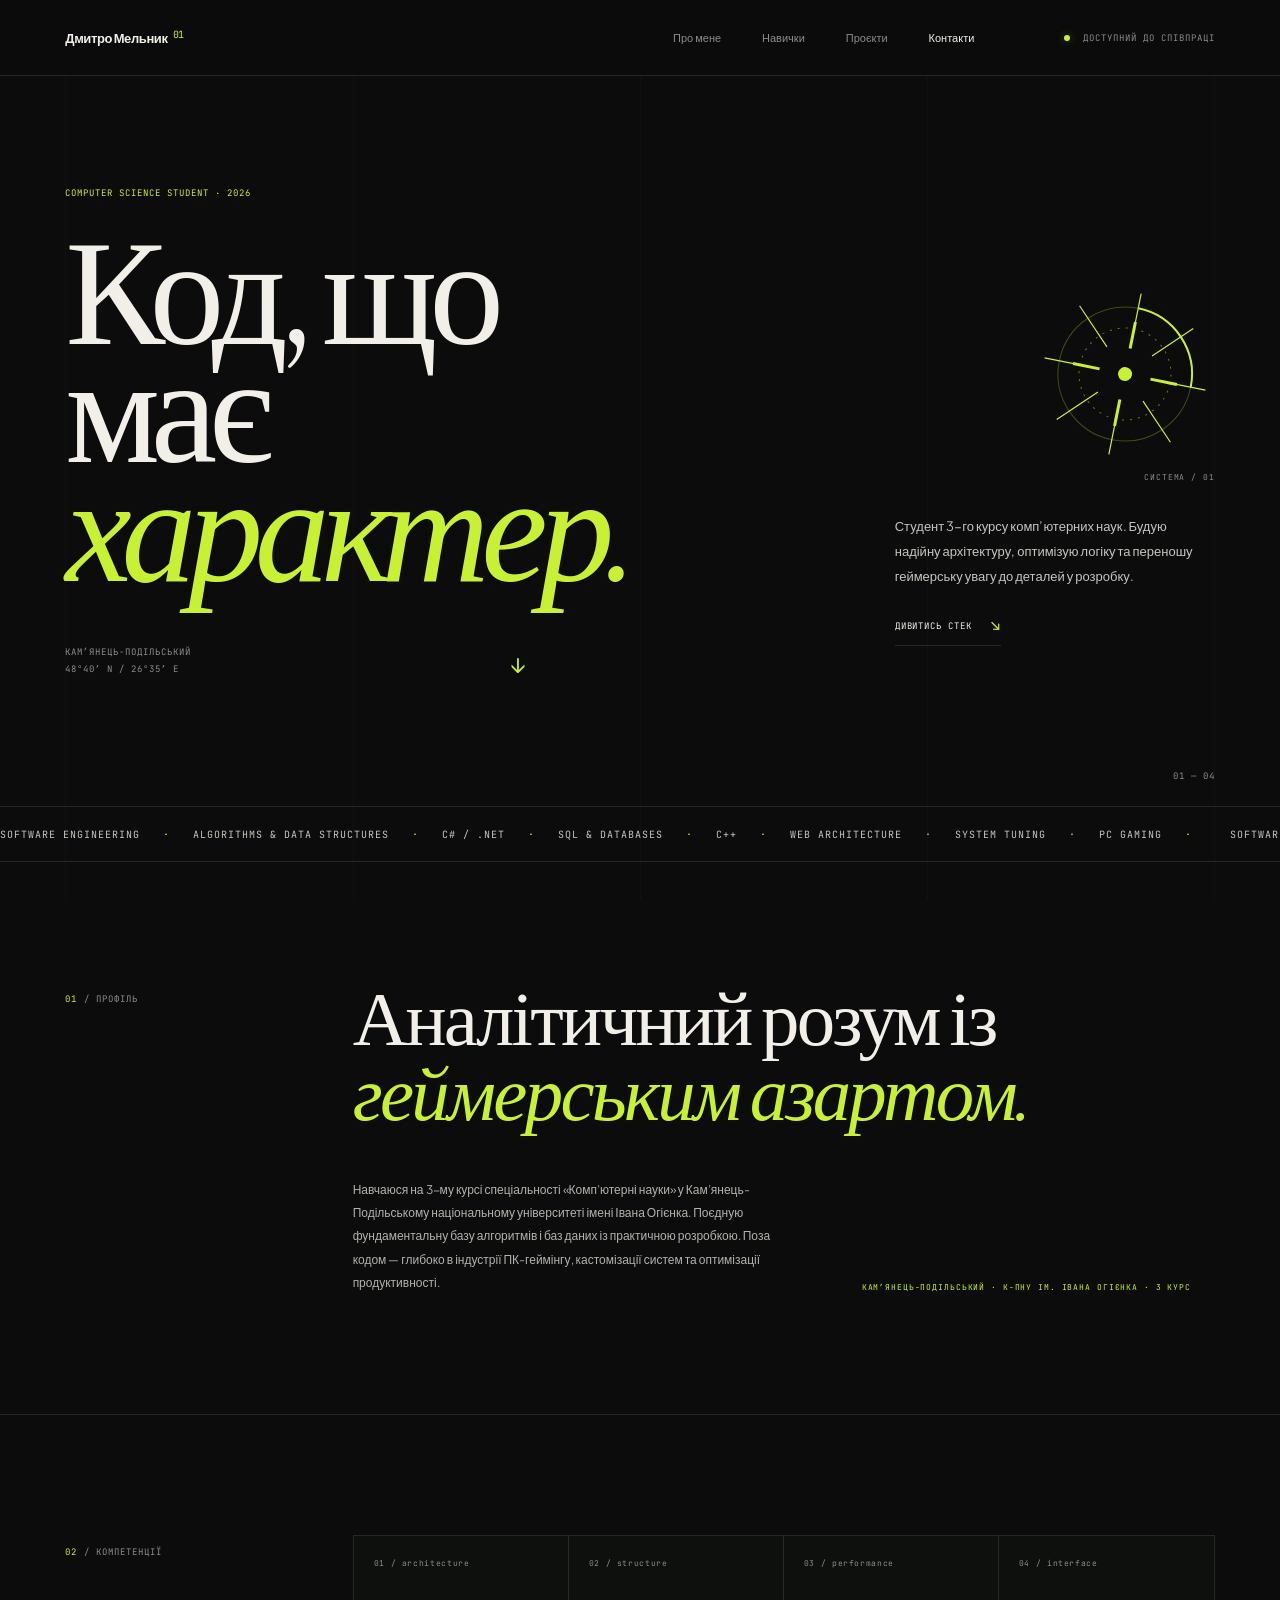
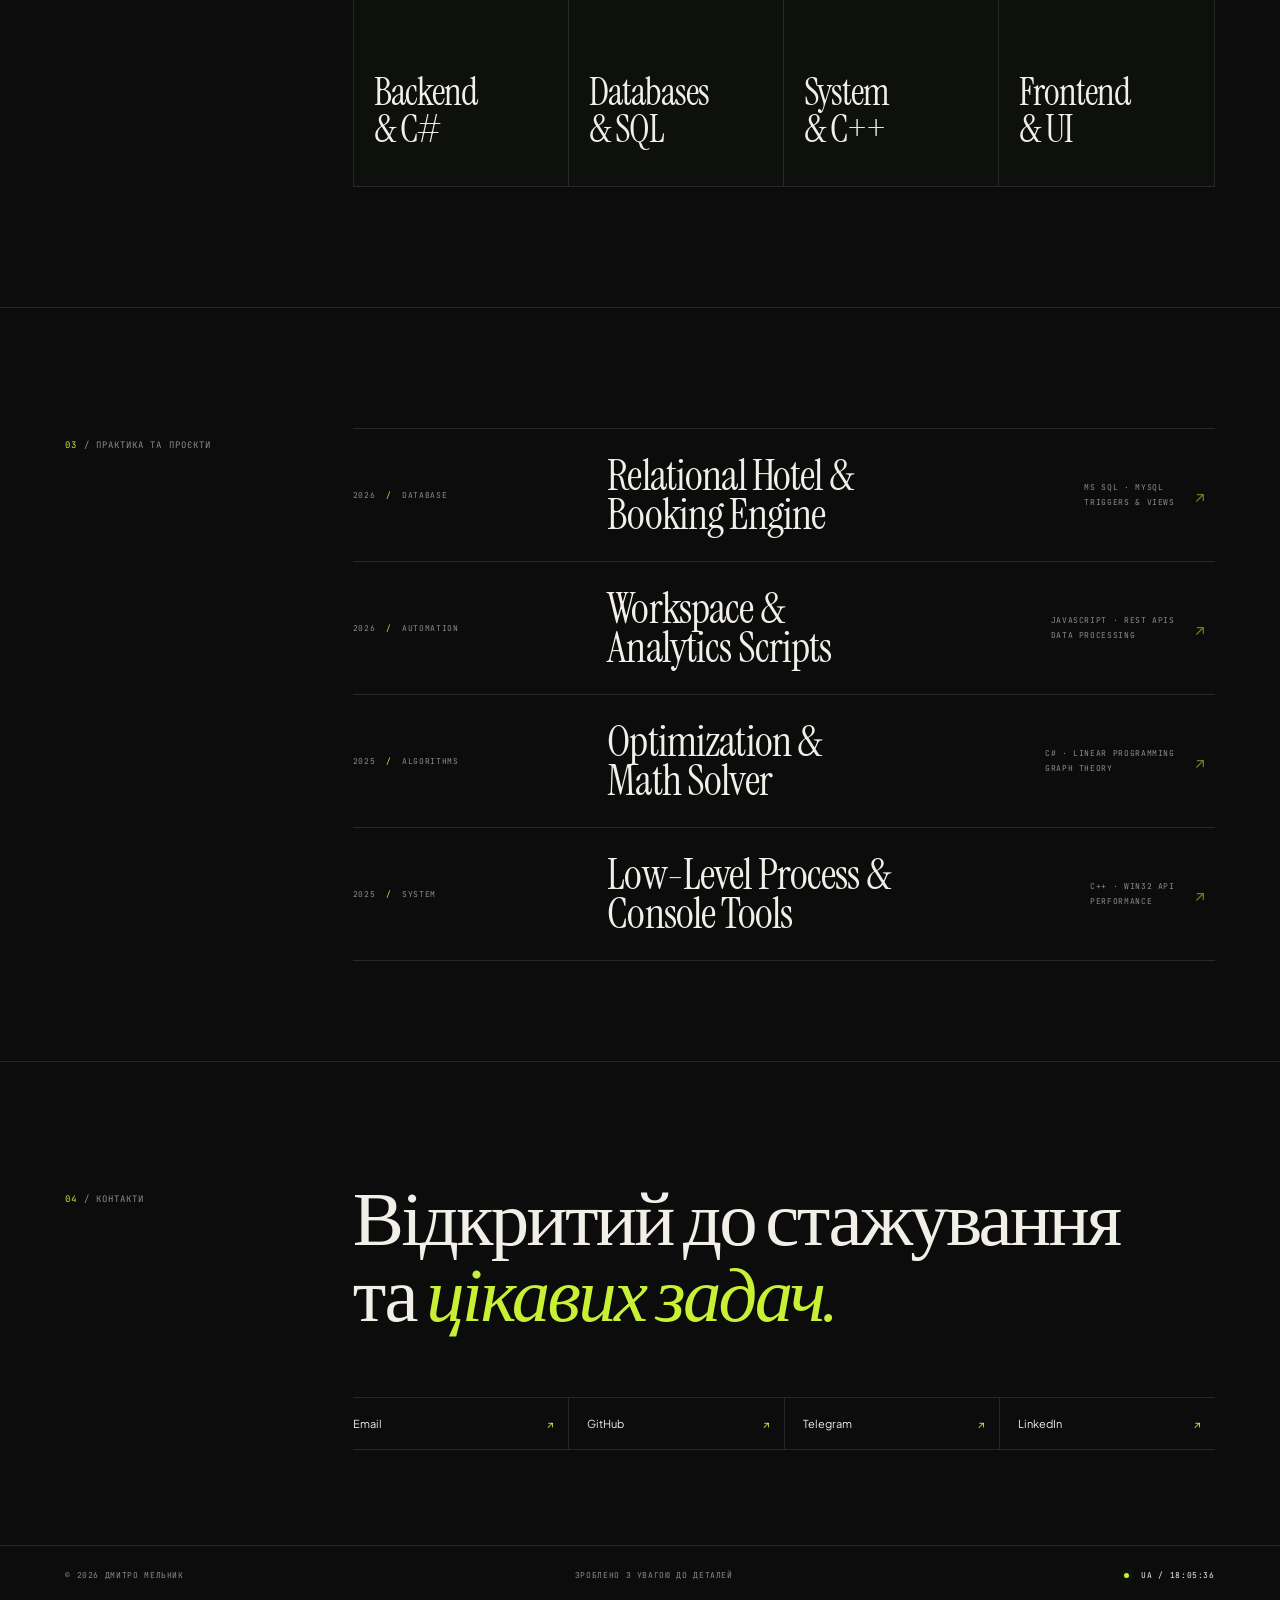
<file: index.html>
<!doctype html>
<html lang="uk">
  <head>
    <meta charset="utf-8">
    <meta name="viewport" content="width=device-width, initial-scale=1">
    <meta name="theme-color" content="#0B0C0B">
    <meta name="description" content="Дмитро Мельник — студент комп’ютерних наук. Розробка, архітектура та системна оптимізація.">
    <title>Дмитро Мельник — розробник</title>
    <link rel="preconnect" href="https://fonts.googleapis.com">
    <link rel="preconnect" href="https://fonts.gstatic.com" crossorigin>
    <link href="https://fonts.googleapis.com/css2?family=Instrument+Serif:ital@0;1&family=JetBrains+Mono:wght@400;500&family=Plus+Jakarta+Sans:wght@400;500;600;700&display=swap" rel="stylesheet">
    <link rel="stylesheet" href="style.css">
    <script src="script.js" defer></script>
  </head>
  <body>
    <div class="grid-guides" aria-hidden="true"><span></span><span></span><span></span><span></span></div>
    <header class="site-header">
      <a class="wordmark" href="#top" aria-label="Дмитро Мельник — на початок">Дмитро Мельник<sup>01</sup></a>
      <nav class="primary-nav" aria-label="Головна навігація">
        <a href="#about">Про мене</a><a href="#skills">Навички</a><a href="#work">Проєкти</a><a href="#contact">Контакти</a>
      </nav>
      <span class="header-status"><i></i> ДОСТУПНИЙ ДО СПІВПРАЦІ</span>
    </header>

    <main id="top">
      <section class="hero section-shell" aria-labelledby="hero-title">
        <div class="hero-main">
          <p class="eyebrow accent">COMPUTER SCIENCE STUDENT · 2026</p>
          <h1 id="hero-title">Код, що<br>має <em>характер.</em></h1>
          <div class="hero-foot"><span class="mono">КАМ’ЯНЕЦЬ-ПОДІЛЬСЬКИЙ<br>48°40′ N / 26°35′ E</span><span class="scroll-cue" aria-hidden="true">↓</span></div>
        </div>
        <div class="hero-aside">
          <div class="emblem-wrap" aria-hidden="true">
            <svg class="emblem" viewBox="0 0 180 180" fill="none" xmlns="http://www.w3.org/2000/svg">
              <circle cx="90" cy="90" r="67" stroke="currentColor" stroke-opacity=".28"/>
              <circle cx="90" cy="90" r="46" stroke="currentColor" stroke-opacity=".5" stroke-dasharray="2 6"/>
              <circle cx="90" cy="90" r="7" fill="currentColor"/>
              <path d="M90 8V58M90 122v50M8 90h50m64 0h50M32 32l35 35m46 46 35 35m0-116-35 35M67 113l-35 35" stroke="currentColor" stroke-width="1.2"/>
              <path d="M90 37v27m0 52v27M37 90h27m52 0h27" stroke="currentColor" stroke-width="3"/>
              <path d="M90 23a67 67 0 0 1 67 67" stroke="currentColor" stroke-width="2"/>
            </svg>
            <span class="emblem-caption mono">СИСТЕМА / 01</span>
          </div>
          <p class="hero-intro">Студент 3-го курсу комп’ютерних наук. Будую надійну архітектуру, оптимізую логіку та переношу геймерську увагу до деталей у розробку.</p>
          <a class="text-link mono" href="#skills">ДИВИТИСЬ СТЕК <span>↘</span></a>
        </div>
        <span class="hero-index mono">01 — 04</span>
      </section>

      <div class="ticker" aria-label="Напрями та технології">
        <div class="ticker-track" aria-hidden="true"><div class="ticker-group">SOFTWARE ENGINEERING <b>·</b> ALGORITHMS &amp; DATA STRUCTURES <b>·</b> C# / .NET <b>·</b> SQL &amp; DATABASES <b>·</b> C++ <b>·</b> WEB ARCHITECTURE <b>·</b> SYSTEM TUNING <b>·</b> PC GAMING <b>·</b></div><div class="ticker-group">SOFTWARE ENGINEERING <b>·</b> ALGORITHMS &amp; DATA STRUCTURES <b>·</b> C# / .NET <b>·</b> SQL &amp; DATABASES <b>·</b> C++ <b>·</b> WEB ARCHITECTURE <b>·</b> SYSTEM TUNING <b>·</b> PC GAMING <b>·</b></div></div>
      </div>

      <section class="content-section about section-shell" id="about" aria-labelledby="about-title">
        <div class="section-label mono"><span>01</span> / ПРОФІЛЬ</div>
        <div class="section-content reveal">
          <h2 id="about-title">Аналітичний розум із<br><em>геймерським азартом.</em></h2>
          <div class="about-bottom"><p>Навчаюся на 3-му курсі спеціальності «Комп’ютерні науки» у Кам’янець-Подільському національному університеті імені Івана Огієнка. Поєдную фундаментальну базу алгоритмів і баз даних із практичною розробкою. Поза кодом — глибоко в індустрії ПК-геймінгу, кастомізації систем та оптимізації продуктивності.</p><p class="about-meta mono accent">КАМ’ЯНЕЦЬ-ПОДІЛЬСЬКИЙ · К-ПНУ ІМ. ІВАНА ОГІЄНКА · 3 КУРС</p></div>
        </div>
      </section>

      <section class="content-section skills section-shell" id="skills" aria-labelledby="skills-title">
        <div class="section-label mono" id="skills-title"><span>02</span> / КОМПЕТЕНЦІЇ</div>
        <div class="skill-grid">
          <article class="skill-card reveal" tabindex="0"><span class="card-index mono">01 / architecture</span><h3>Backend<br>&amp; C#</h3><p>Об’єктна архітектура<br>.NET та асинхронна логіка</p><span class="card-mark" aria-hidden="true">↗</span></article>
          <article class="skill-card reveal" tabindex="0"><span class="card-index mono">02 / structure</span><h3>Databases<br>&amp; SQL</h3><p>Реляційне моделювання<br>Запити, процедури й тригери</p><span class="card-mark" aria-hidden="true">↗</span></article>
          <article class="skill-card reveal" tabindex="0"><span class="card-index mono">03 / performance</span><h3>System<br>&amp; C++</h3><p>Низькорівнева логіка<br>Пам’ять та оптимізація</p><span class="card-mark" aria-hidden="true">↗</span></article>
          <article class="skill-card reveal" tabindex="0"><span class="card-index mono">04 / interface</span><h3>Frontend<br>&amp; UI</h3><p>HTML, CSS, JavaScript<br>Адаптивні сітки й автоматизація</p><span class="card-mark" aria-hidden="true">↗</span></article>
        </div>
      </section>

      <section class="content-section work section-shell" id="work" aria-labelledby="work-title">
        <div class="section-label mono" id="work-title"><span>03</span> / ПРАКТИКА ТА ПРОЄКТИ</div>
        <div class="project-list">
          <a class="project-row reveal" href="mailto:dmytro.melnyk.dev@gmail.com?subject=Relational%20Hotel%20%26%20Booking%20Engine" aria-label="Запитати про проєкт Relational Hotel & Booking Engine"><span class="project-meta mono">2026 <i>/</i> DATABASE</span><h3>Relational Hotel &amp;<br>Booking Engine</h3><span class="project-tags mono">MS SQL · MYSQL<br>TRIGGERS &amp; VIEWS</span><span class="project-arrow" aria-hidden="true">↗</span></a>
          <a class="project-row reveal" href="mailto:dmytro.melnyk.dev@gmail.com?subject=Workspace%20%26%20Analytics%20Scripts" aria-label="Запитати про проєкт Workspace & Analytics Scripts"><span class="project-meta mono">2026 <i>/</i> AUTOMATION</span><h3>Workspace &amp;<br>Analytics Scripts</h3><span class="project-tags mono">JAVASCRIPT · REST APIS<br>DATA PROCESSING</span><span class="project-arrow" aria-hidden="true">↗</span></a>
          <a class="project-row reveal" href="mailto:dmytro.melnyk.dev@gmail.com?subject=Optimization%20%26%20Math%20Solver" aria-label="Запитати про проєкт Optimization & Math Solver"><span class="project-meta mono">2025 <i>/</i> ALGORITHMS</span><h3>Optimization &amp;<br>Math Solver</h3><span class="project-tags mono">C# · LINEAR PROGRAMMING<br>GRAPH THEORY</span><span class="project-arrow" aria-hidden="true">↗</span></a>
          <a class="project-row reveal" href="mailto:dmytro.melnyk.dev@gmail.com?subject=Low-Level%20Process%20%26%20Console%20Tools" aria-label="Запитати про проєкт Low-Level Process & Console Tools"><span class="project-meta mono">2025 <i>/</i> SYSTEM</span><h3>Low-Level Process &amp;<br>Console Tools</h3><span class="project-tags mono">C++ · WIN32 API<br>PERFORMANCE</span><span class="project-arrow" aria-hidden="true">↗</span></a>
        </div>
      </section>

      <footer class="content-section contact section-shell" id="contact" aria-labelledby="contact-title">
        <div class="section-label mono"><span>04</span> / КОНТАКТИ</div>
        <div class="contact-main reveal"><h2 id="contact-title">Відкритий до стажування<br>та <em>цікавих задач.</em></h2>
          <div class="contact-links">
            <button class="contact-link email-link" type="button" data-email="dmytro.melnyk.dev@gmail.com"><span>Email</span><span class="link-arrow">↗</span></button>
            <a class="contact-link" href="https://github.com/" target="_blank" rel="noreferrer"><span>GitHub</span><span class="link-arrow">↗</span></a>
            <a class="contact-link" href="https://t.me/" target="_blank" rel="noreferrer"><span>Telegram</span><span class="link-arrow">↗</span></a>
            <a class="contact-link" href="https://www.linkedin.com/" target="_blank" rel="noreferrer"><span>LinkedIn</span><span class="link-arrow">↗</span></a>
          </div>
        </div>
      </footer>
    </main>
    <div class="toast mono" role="status" aria-live="polite"></div>
    <div class="bottom-bar mono"><span>© 2026 ДМИТРО МЕЛЬНИК</span><span>ЗРОБЛЕНО З УВАГОЮ ДО ДЕТАЛЕЙ</span><span class="local-time"><i></i> UA / <time id="local-time">--:--:--</time></span></div>
  </body>
</html>
</file>
<file: style.css>
:root{color-scheme:dark;--bg:#0B0C0B;--surface:#121412;--paper:#F2EFE9;--muted:#8A8E88;--accent:#C8F135;--line:rgba(242,239,233,.12);--serif:'Instrument Serif',Georgia,serif;--sans:'Plus Jakarta Sans',Arial,sans-serif;--mono:'JetBrains Mono',monospace;--gutter:clamp(22px,5.1vw,78px)}
*{box-sizing:border-box}html{scroll-behavior:smooth;scroll-padding-top:90px}body{margin:0;background:var(--bg);color:var(--paper);font-family:var(--sans);font-size:14px;-webkit-font-smoothing:antialiased;overflow-x:hidden}a{color:inherit;text-decoration:none}button{font:inherit}.grid-guides{position:fixed;z-index:-1;inset:0 var(--gutter);display:grid;grid-template-columns:repeat(4,1fr);pointer-events:none}.grid-guides span{border-left:1px solid rgba(242,239,233,.025)}.grid-guides span:last-child{border-right:1px solid rgba(242,239,233,.025)}
.site-header{height:76px;padding:0 var(--gutter);display:flex;align-items:center;justify-content:space-between;border-bottom:1px solid var(--line);position:relative;z-index:5;background:rgba(11,12,11,.9)}.wordmark{font-weight:600;font-size:13px;letter-spacing:-.03em}.wordmark sup{font:10px var(--mono);color:var(--accent);vertical-align:super;margin-left:5px}.primary-nav{display:flex;gap:clamp(20px,3.2vw,48px);margin-left:auto;margin-right:clamp(34px,7vw,110px)}.primary-nav a{color:var(--muted);font-size:11px;transition:color .2s}.primary-nav a:hover,.primary-nav a.active{color:var(--paper)}.header-status,.mono,.eyebrow{font-family:var(--mono);font-size:9px;letter-spacing:.11em}.header-status{color:var(--muted);white-space:nowrap}.header-status i,.local-time i{display:inline-block;width:6px;height:6px;border-radius:50%;background:var(--accent);margin-right:7px;box-shadow:0 0 10px rgba(200,241,53,.35)}
.section-shell{padding-left:var(--gutter);padding-right:var(--gutter)}.hero{min-height:min(730px,calc(100svh - 76px));position:relative;display:grid;grid-template-columns:1.32fr .68fr;align-items:center;padding-top:60px;padding-bottom:72px}.hero-main{padding-bottom:5px}.eyebrow{margin:0 0 35px;color:var(--accent)}h1,h2,h3,p{margin-top:0}.hero h1{font:normal clamp(78px,11.7vw,168px)/.79 var(--serif);letter-spacing:-.055em;margin:0}.hero h1 em,h2 em{color:var(--accent);font-weight:400}.hero-foot{display:flex;align-items:flex-end;justify-content:space-between;max-width:460px;margin-top:55px}.hero-foot .mono{color:var(--muted);font-size:9px;line-height:1.9}.scroll-cue{color:var(--accent);font-size:24px}.hero-aside{justify-self:end;width:min(100%,320px);padding-top:60px}.emblem-wrap{width:180px;margin:0 0 50px auto;position:relative;color:var(--accent)}.emblem{display:block;width:100%;height:auto;transform-origin:center}.emblem-caption{position:absolute;right:0;bottom:-18px;font-size:8px;color:var(--muted)}.hero-intro{max-width:310px;color:#c5c6c0;font-size:13px;line-height:1.9;margin-bottom:25px}.text-link{display:inline-flex;align-items:center;gap:20px;color:var(--paper);font-size:9px;letter-spacing:.1em;padding-bottom:9px;border-bottom:1px solid var(--line);transition:color .2s,border-color .2s}.text-link span{color:var(--accent);font-size:15px}.text-link:hover{color:var(--accent);border-color:var(--accent)}.hero-index{position:absolute;right:var(--gutter);bottom:24px;color:var(--muted);font-size:9px}
.ticker{overflow:hidden;border-top:1px solid var(--line);border-bottom:1px solid var(--line);height:56px;display:flex;align-items:center}.ticker-track{display:flex;width:max-content;animation:marquee 45s linear infinite}.ticker-group{white-space:nowrap;font:10px var(--mono);letter-spacing:.1em;color:#c6c7c0;padding-right:22px}.ticker-group b{font-weight:400;color:var(--accent);padding:0 16px}@keyframes marquee{to{transform:translateX(-50%)}}
.content-section{display:grid;grid-template-columns:1fr 3fr;padding-top:120px;padding-bottom:120px;border-bottom:1px solid var(--line)}.section-label{color:var(--muted);font-size:9px;letter-spacing:.12em;padding-top:11px}.section-label span{color:var(--accent)}.section-content h2,.contact-main h2{font:normal clamp(44px,6vw,82px)/.98 var(--serif);letter-spacing:-.035em;margin:0 0 45px}.about-bottom{display:grid;grid-template-columns:1.1fr .9fr;gap:9%;align-items:end}.about-bottom>p:first-child{max-width:500px;color:#b1b4ad;line-height:1.95;font-size:12px;margin:0}.about-meta{color:var(--accent);line-height:1.8;margin:0;font-size:8px}
.skills{padding-bottom:120px}.skill-grid{display:grid;grid-template-columns:repeat(4,1fr);border:1px solid var(--line)}.skill-card{position:relative;min-height:250px;padding:22px 20px 20px;background:rgba(18,20,18,.5);border-right:1px solid var(--line);display:flex;flex-direction:column;transition:background .3s,border-color .3s;outline:none}.skill-card:last-child{border-right:0}.skill-card:hover,.skill-card:focus-visible{background:#181b15;box-shadow:inset 0 0 0 1px var(--accent)}.card-index{color:var(--muted);font-size:8px;letter-spacing:.08em}.skill-card h3{font:normal clamp(27px,3vw,39px)/.95 var(--serif);letter-spacing:-.025em;margin:auto 0 19px}.skill-card p{font-size:10px;line-height:1.8;color:#aeb1aa;margin:0;max-height:0;opacity:0;transform:translateY(7px);transition:max-height .35s,opacity .25s,transform .3s}.skill-card:hover p,.skill-card:focus-visible p{max-height:60px;opacity:1;transform:none}.card-mark{position:absolute;right:18px;top:17px;color:var(--accent);opacity:0;transition:opacity .2s}.skill-card:hover .card-mark,.skill-card:focus-visible .card-mark{opacity:1}
.work{padding-bottom:100px}.project-list{border-top:1px solid var(--line)}.project-row{display:grid;grid-template-columns:1.05fr 1.45fr 1fr 20px;gap:20px;align-items:center;min-height:133px;border-bottom:1px solid var(--line);transition:padding .25s,background .25s}.project-row:hover{padding-left:12px;background:linear-gradient(90deg,rgba(200,241,53,.035),transparent 75%)}.project-meta,.project-tags{color:var(--muted);font-size:8px;line-height:1.9;letter-spacing:.08em}.project-meta i{color:var(--accent);font-style:normal;padding:0 5px}.project-row h3{font:normal clamp(25px,3.5vw,43px)/.92 var(--serif);letter-spacing:-.02em;margin:0}.project-tags{justify-self:end}.project-arrow{font-size:17px;color:var(--accent);opacity:.5;transition:opacity .2s,transform .2s}.project-row:hover .project-arrow{opacity:1;transform:translate(2px,-2px)}
.contact{padding-bottom:95px}.contact-main h2{margin-bottom:64px}.contact-links{display:grid;grid-template-columns:repeat(4,1fr);border-top:1px solid var(--line)}.contact-link{appearance:none;text-align:left;display:flex;justify-content:space-between;align-items:center;padding:19px 14px 19px 0;border:0;border-bottom:1px solid var(--line);background:none;color:var(--paper);font-size:11px;cursor:pointer;transition:color .2s}.contact-link+.contact-link{padding-left:18px;border-left:1px solid var(--line)}.contact-link:hover,.contact-link:focus-visible{color:var(--accent)}.link-arrow{color:var(--accent)}.bottom-bar{height:58px;padding:0 var(--gutter);display:flex;justify-content:space-between;align-items:center;color:var(--muted);font-size:8px;letter-spacing:.08em}.local-time{color:var(--paper)}.local-time i{width:5px;height:5px}.toast{position:fixed;z-index:10;left:50%;bottom:28px;transform:translate(-50%,10px);padding:11px 15px;border:1px solid rgba(200,241,53,.5);background:var(--surface);color:var(--accent);font-size:9px;letter-spacing:.08em;opacity:0;pointer-events:none;transition:opacity .2s,transform .2s}.toast.is-visible{opacity:1;transform:translate(-50%,0)}.reveal{opacity:0;transform:translateY(16px);transition:opacity .7s ease,transform .7s cubic-bezier(.2,.7,.2,1)}.reveal.is-visible{opacity:1;transform:none}.skill-card:nth-child(2){transition-delay:.08s}.skill-card:nth-child(3){transition-delay:.16s}.skill-card:nth-child(4){transition-delay:.24s}
@media(max-width:850px){.header-status{display:none}.primary-nav{margin-right:0}.hero{min-height:640px;grid-template-columns:1.2fr .8fr}.hero h1{font-size:clamp(75px,13vw,120px)}.hero-aside{width:260px}.emblem-wrap{width:145px;margin-bottom:38px}.content-section{grid-template-columns:.72fr 2.28fr;padding-top:88px;padding-bottom:88px}.skill-grid{grid-template-columns:repeat(2,1fr)}.skill-card:nth-child(2){border-right:0}.skill-card:nth-child(-n+2){border-bottom:1px solid var(--line)}.skill-card{min-height:220px}.project-row{grid-template-columns:.9fr 1.35fr 1fr 16px;gap:12px}}
@media(max-width:600px){:root{--gutter:22px}.site-header{height:66px}.wordmark{font-size:12px}.primary-nav{gap:14px}.primary-nav a{font-size:9px}.hero{min-height:auto;display:block;padding-top:90px;padding-bottom:70px}.eyebrow{margin-bottom:28px}.hero h1{font-size:clamp(76px,18vw,112px)}.hero-foot{margin-top:38px}.hero-aside{width:100%;padding-top:54px;display:grid;grid-template-columns:90px 1fr;column-gap:22px;align-items:center}.emblem-wrap{width:90px;margin:0;grid-row:span 2}.emblem-caption{font-size:6px;bottom:-13px}.hero-intro{font-size:11px;line-height:1.75;margin:0 0 15px}.text-link{font-size:8px;gap:12px;justify-self:start}.hero-index{bottom:16px}.ticker{height:48px}.ticker-group{font-size:9px}.content-section{display:block;padding-top:75px;padding-bottom:75px}.section-label{margin-bottom:37px}.section-content h2,.contact-main h2{font-size:clamp(43px,11vw,65px);margin-bottom:32px}.about-bottom{display:block}.about-bottom>p:first-child{font-size:11px;margin-bottom:26px}.about-meta{font-size:7px}.skill-grid{grid-template-columns:1fr}.skill-card{min-height:185px;border-right:0;border-bottom:1px solid var(--line);padding:19px}.skill-card:last-child{border-bottom:0}.skill-card h3{font-size:35px;margin-top:30px}.skill-card p{max-height:none;opacity:1;transform:none;font-size:9px}.card-mark{opacity:.75}.project-row{grid-template-columns:1fr 20px;gap:12px;padding:22px 0;min-height:unset}.project-meta{grid-column:1}.project-row h3{grid-column:1;font-size:32px}.project-tags{grid-column:1;justify-self:start}.project-arrow{grid-column:2;grid-row:1/4}.contact-main h2{font-size:clamp(43px,10.5vw,62px)}.contact-links{grid-template-columns:repeat(2,1fr)}.contact-link{padding:16px 12px 16px 0}.contact-link+.contact-link{padding-left:12px}.contact-link:nth-child(3){padding-left:0;border-left:0}.bottom-bar{height:auto;min-height:64px;display:grid;grid-template-columns:1fr 1fr;gap:8px;font-size:7px;padding-top:14px;padding-bottom:14px}.bottom-bar>span:nth-child(2){display:none}.bottom-bar .local-time{justify-self:end}}
@media(prefers-reduced-motion:reduce){*,*::before,*::after{scroll-behavior:auto!important;animation-duration:.01ms!important;animation-iteration-count:1!important;transition-duration:.01ms!important}.reveal{opacity:1;transform:none}}
</file>
